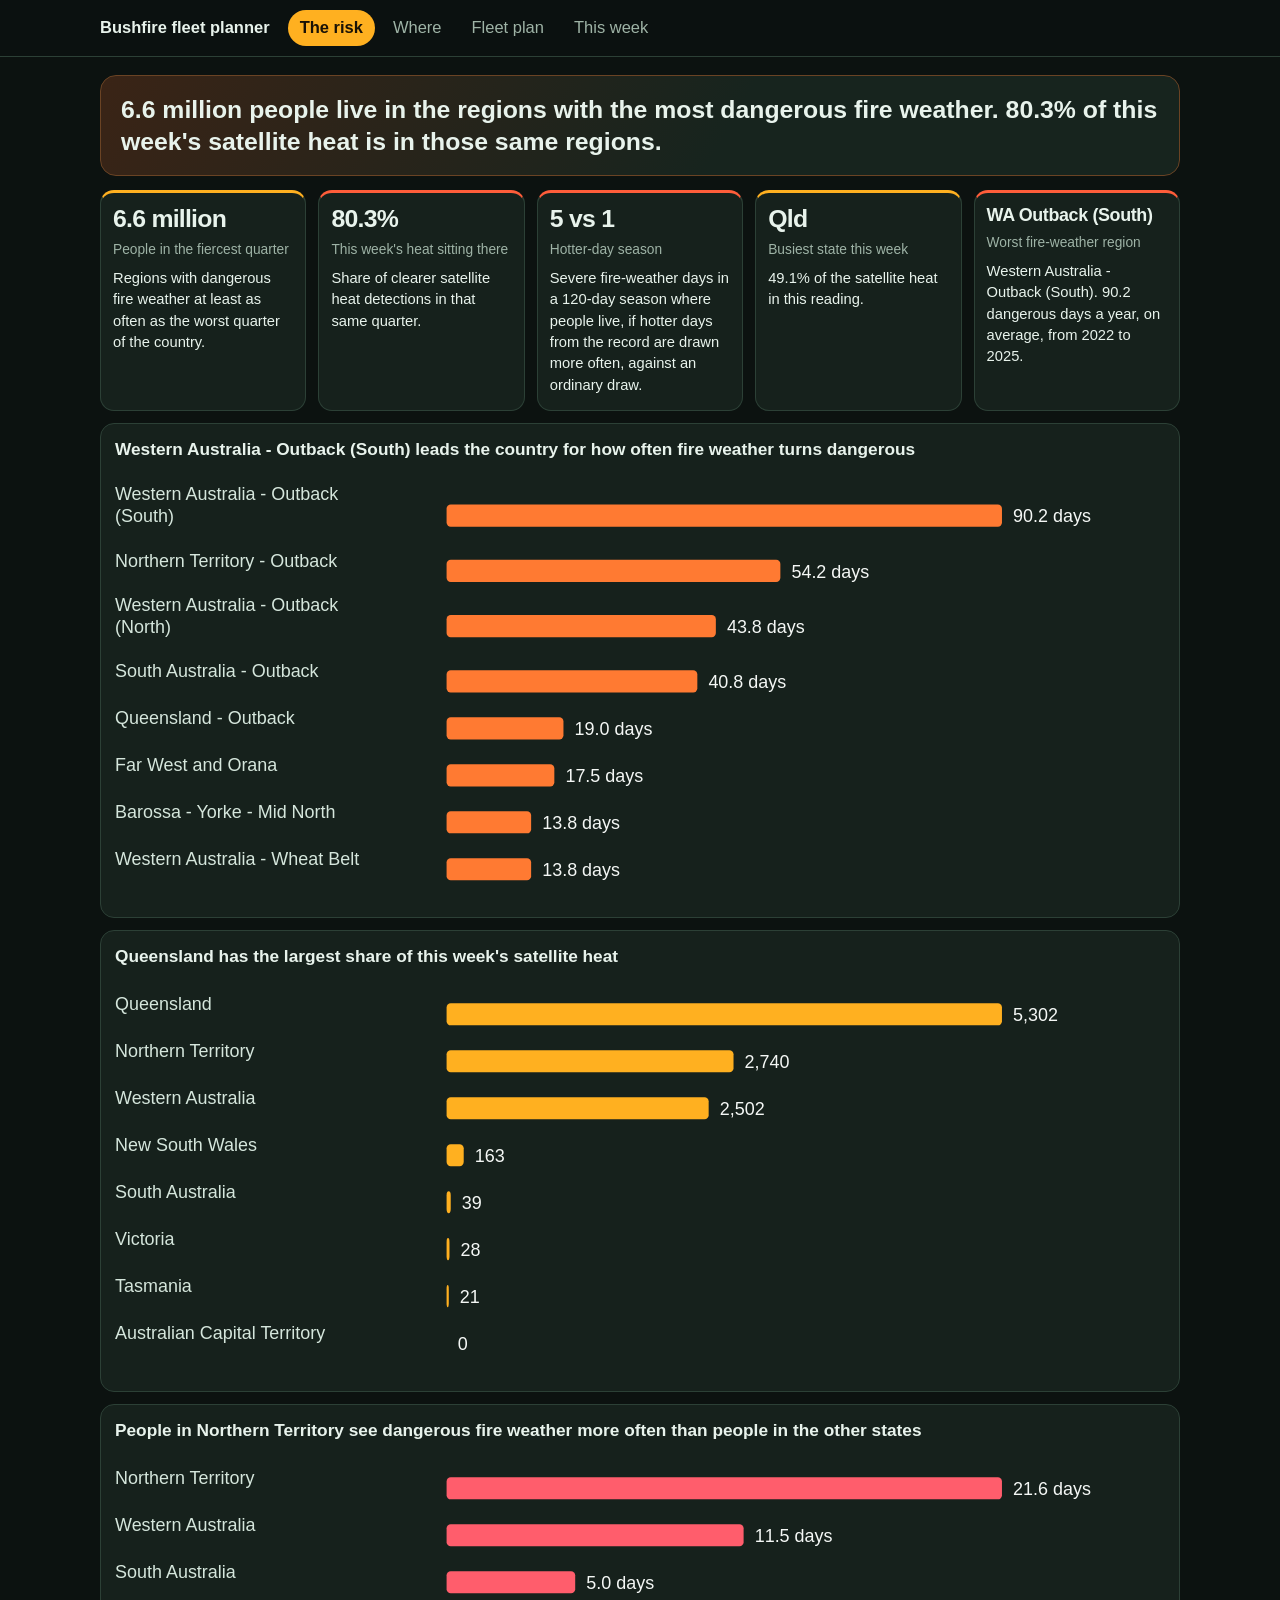
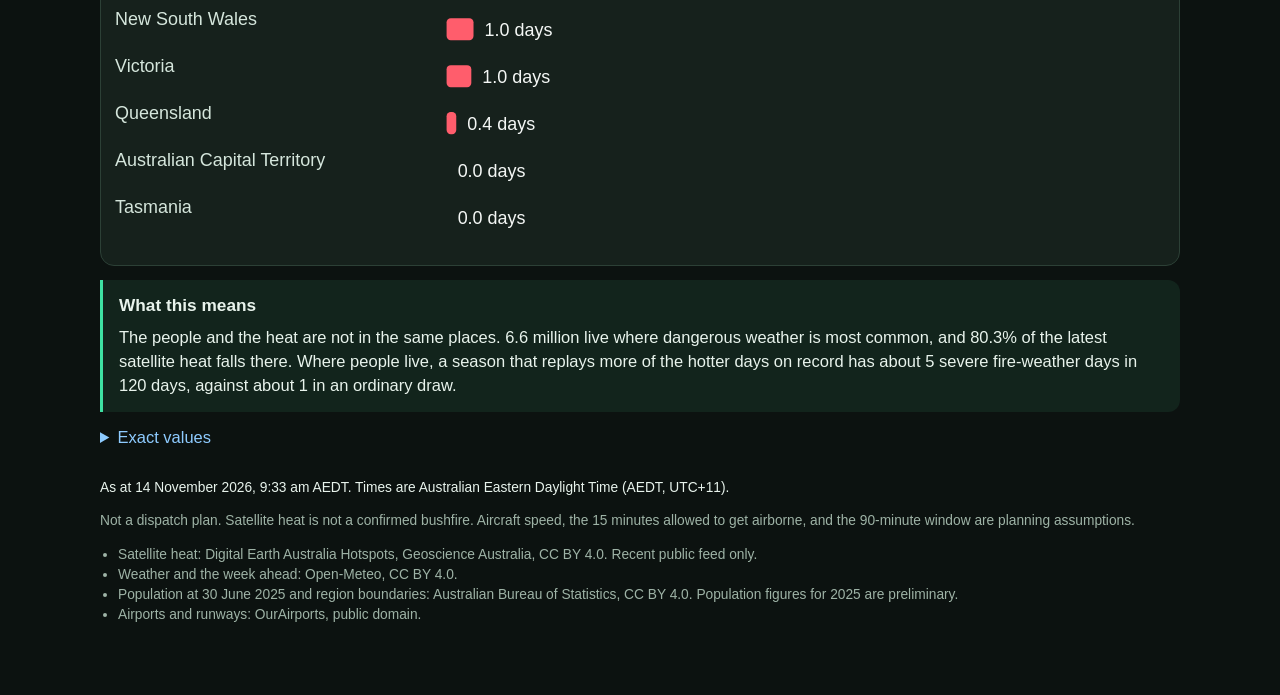
<file: site/index.html>
<!DOCTYPE html>
<html lang="en">
<head>
<meta charset="utf-8"/>
<meta name="viewport" content="width=device-width, initial-scale=1"/>
<title>The risk · Bushfire fleet planner</title>
<link rel="icon" href="data:image/svg+xml,%3Csvg%20xmlns%3D%27http%3A%2F%2Fwww.w3.org%2F2000%2Fsvg%27%20viewBox%3D%270%200%2032%2032%27%3E%3Cpath%20fill%3D%27%23ff5d3a%27%20d%3D%27M16.2%202c.6%205.4%206.4%207.6%207.6%2013.2%201%204.6-.4%209-5.2%2010.6-1.4.4-2.2-1.4-1.2-2.4%201.2-1.2%201.6-2.8.6-4.4-1.2-2-3.4-2.6-3.2-5.8%200%202.6-2.2%204.2-3.2%206.2-1.2%202.4-.2%205.2%202%206.2-4.6-.6-8.2-5-7-9.8%20C8.2%2011.2%2012.4%206.6%2016.2%202z%27%2F%3E%3Cpath%20fill%3D%27%23ffb020%27%20d%3D%27M16.4%2016.2c2%201.6%202.8%203.2%202%205.2-.8%202-2.8%203-4.4%202-1.4-.8-2-2.6-1-4%20.8-1.4%202.2-2.4%203.4-3.2z%27%2F%3E%3C%2Fsvg%3E" type="image/svg+xml"/>
<link rel="stylesheet" href="assets/style.css"/>
</head>
<body>
<header class="topbar">
  <div class="topbar-inner">
    <div class="brand">Bushfire fleet planner</div>
    <nav class="tabs"><a class="active" href="index.html">The risk</a><a href="where.html">Where</a><a href="fleet.html">Fleet plan</a><a href="week.html">This week</a></nav>
  </div>
</header>
<main class="wrap">
<section class="banner"><h1>6.6 million people live in the regions with the most dangerous fire weather. 80.3% of this week&#x27;s satellite heat is in those same regions.</h1></section><section class="kpis"><article class="kpi" style="--tone:#ffb020"><div class="value">6.6 million</div><div class="label">People in the fiercest quarter</div><p class="detail">Regions with dangerous fire weather at least as often as the worst quarter of the country.</p></article><article class="kpi" style="--tone:#ff5d3a"><div class="value">80.3%</div><div class="label">This week&#x27;s heat sitting there</div><p class="detail">Share of clearer satellite heat detections in that same quarter.</p></article><article class="kpi" style="--tone:#ff5d3a"><div class="value">5 vs 1</div><div class="label">Hotter-day season</div><p class="detail">Severe fire-weather days in a 120-day season where people live, if hotter days from the record are drawn more often, against an ordinary draw.</p></article><article class="kpi" style="--tone:#ffb020"><div class="value">Qld</div><div class="label">Busiest state this week</div><p class="detail">49.1% of the satellite heat in this reading.</p></article><article class="kpi" style="--tone:#ff5d3a"><div class="value value-long">WA Outback (South)</div><div class="label">Worst fire-weather region</div><p class="detail">Western Australia - Outback (South). 90.2 dangerous days a year, on average, from 2022 to 2025.</p></article></section><section class="chart-card"><h2>Western Australia - Outback (South) leads the country for how often fire weather turns dangerous</h2><svg viewBox="0 0 760 316" role="img" xmlns="http://www.w3.org/2000/svg"><title>90.2 days</title><rect x="240.0" y="25.0" width="402.0" height="16" rx="3" fill="#ff7a32"/><text x="0" y="22.0" fill="#d5e6dc" font-size="13" font-family="Segoe UI, Helvetica, Arial, sans-serif">Western Australia - Outback</text><text x="0" y="38.0" fill="#d5e6dc" font-size="13" font-family="Segoe UI, Helvetica, Arial, sans-serif">(South)</text><text x="650.0" y="38.0" fill="#f4f7f5" font-size="13" font-family="Segoe UI, Helvetica, Arial, sans-serif">90.2 days</text><rect x="240.0" y="65.0" width="241.6" height="16" rx="3" fill="#ff7a32"/><text x="0" y="70.0" fill="#d5e6dc" font-size="13" font-family="Segoe UI, Helvetica, Arial, sans-serif">Northern Territory - Outback</text><text x="489.6" y="78.0" fill="#f4f7f5" font-size="13" font-family="Segoe UI, Helvetica, Arial, sans-serif">54.2 days</text><rect x="240.0" y="105.0" width="194.9" height="16" rx="3" fill="#ff7a32"/><text x="0" y="102.0" fill="#d5e6dc" font-size="13" font-family="Segoe UI, Helvetica, Arial, sans-serif">Western Australia - Outback</text><text x="0" y="118.0" fill="#d5e6dc" font-size="13" font-family="Segoe UI, Helvetica, Arial, sans-serif">(North)</text><text x="442.9" y="118.0" fill="#f4f7f5" font-size="13" font-family="Segoe UI, Helvetica, Arial, sans-serif">43.8 days</text><rect x="240.0" y="145.0" width="181.5" height="16" rx="3" fill="#ff7a32"/><text x="0" y="150.0" fill="#d5e6dc" font-size="13" font-family="Segoe UI, Helvetica, Arial, sans-serif">South Australia - Outback</text><text x="429.5" y="158.0" fill="#f4f7f5" font-size="13" font-family="Segoe UI, Helvetica, Arial, sans-serif">40.8 days</text><rect x="240.0" y="179.0" width="84.6" height="16" rx="3" fill="#ff7a32"/><text x="0" y="184.0" fill="#d5e6dc" font-size="13" font-family="Segoe UI, Helvetica, Arial, sans-serif">Queensland - Outback</text><text x="332.6" y="192.0" fill="#f4f7f5" font-size="13" font-family="Segoe UI, Helvetica, Arial, sans-serif">19.0 days</text><rect x="240.0" y="213.0" width="78.0" height="16" rx="3" fill="#ff7a32"/><text x="0" y="218.0" fill="#d5e6dc" font-size="13" font-family="Segoe UI, Helvetica, Arial, sans-serif">Far West and Orana</text><text x="326.0" y="226.0" fill="#f4f7f5" font-size="13" font-family="Segoe UI, Helvetica, Arial, sans-serif">17.5 days</text><rect x="240.0" y="247.0" width="61.2" height="16" rx="3" fill="#ff7a32"/><text x="0" y="252.0" fill="#d5e6dc" font-size="13" font-family="Segoe UI, Helvetica, Arial, sans-serif">Barossa - Yorke - Mid North</text><text x="309.2" y="260.0" fill="#f4f7f5" font-size="13" font-family="Segoe UI, Helvetica, Arial, sans-serif">13.8 days</text><rect x="240.0" y="281.0" width="61.2" height="16" rx="3" fill="#ff7a32"/><text x="0" y="286.0" fill="#d5e6dc" font-size="13" font-family="Segoe UI, Helvetica, Arial, sans-serif">Western Australia - Wheat Belt</text><text x="309.2" y="294.0" fill="#f4f7f5" font-size="13" font-family="Segoe UI, Helvetica, Arial, sans-serif">13.8 days</text></svg></section><section class="chart-card"><h2>Queensland has the largest share of this week&#x27;s satellite heat</h2><svg viewBox="0 0 760 292" role="img" xmlns="http://www.w3.org/2000/svg"><title>5,302</title><rect x="240.0" y="19.0" width="402.0" height="16" rx="3" fill="#ffb020"/><text x="0" y="24.0" fill="#d5e6dc" font-size="13" font-family="Segoe UI, Helvetica, Arial, sans-serif">Queensland</text><text x="650.0" y="32.0" fill="#f4f7f5" font-size="13" font-family="Segoe UI, Helvetica, Arial, sans-serif">5,302</text><rect x="240.0" y="53.0" width="207.7" height="16" rx="3" fill="#ffb020"/><text x="0" y="58.0" fill="#d5e6dc" font-size="13" font-family="Segoe UI, Helvetica, Arial, sans-serif">Northern Territory</text><text x="455.7" y="66.0" fill="#f4f7f5" font-size="13" font-family="Segoe UI, Helvetica, Arial, sans-serif">2,740</text><rect x="240.0" y="87.0" width="189.7" height="16" rx="3" fill="#ffb020"/><text x="0" y="92.0" fill="#d5e6dc" font-size="13" font-family="Segoe UI, Helvetica, Arial, sans-serif">Western Australia</text><text x="437.7" y="100.0" fill="#f4f7f5" font-size="13" font-family="Segoe UI, Helvetica, Arial, sans-serif">2,502</text><rect x="240.0" y="121.0" width="12.4" height="16" rx="3" fill="#ffb020"/><text x="0" y="126.0" fill="#d5e6dc" font-size="13" font-family="Segoe UI, Helvetica, Arial, sans-serif">New South Wales</text><text x="260.4" y="134.0" fill="#f4f7f5" font-size="13" font-family="Segoe UI, Helvetica, Arial, sans-serif">163</text><rect x="240.0" y="155.0" width="3.0" height="16" rx="3" fill="#ffb020"/><text x="0" y="160.0" fill="#d5e6dc" font-size="13" font-family="Segoe UI, Helvetica, Arial, sans-serif">South Australia</text><text x="251.0" y="168.0" fill="#f4f7f5" font-size="13" font-family="Segoe UI, Helvetica, Arial, sans-serif">39</text><rect x="240.0" y="189.0" width="2.1" height="16" rx="3" fill="#ffb020"/><text x="0" y="194.0" fill="#d5e6dc" font-size="13" font-family="Segoe UI, Helvetica, Arial, sans-serif">Victoria</text><text x="250.1" y="202.0" fill="#f4f7f5" font-size="13" font-family="Segoe UI, Helvetica, Arial, sans-serif">28</text><rect x="240.0" y="223.0" width="1.6" height="16" rx="3" fill="#ffb020"/><text x="0" y="228.0" fill="#d5e6dc" font-size="13" font-family="Segoe UI, Helvetica, Arial, sans-serif">Tasmania</text><text x="249.6" y="236.0" fill="#f4f7f5" font-size="13" font-family="Segoe UI, Helvetica, Arial, sans-serif">21</text><rect x="240.0" y="257.0" width="0.0" height="16" rx="3" fill="#ffb020"/><text x="0" y="262.0" fill="#d5e6dc" font-size="13" font-family="Segoe UI, Helvetica, Arial, sans-serif">Australian Capital Territory</text><text x="248.0" y="270.0" fill="#f4f7f5" font-size="13" font-family="Segoe UI, Helvetica, Arial, sans-serif">0</text></svg></section><section class="chart-card"><h2>People in Northern Territory see dangerous fire weather more often than people in the other states</h2><svg viewBox="0 0 760 292" role="img" xmlns="http://www.w3.org/2000/svg"><title>21.6 days</title><rect x="240.0" y="19.0" width="402.0" height="16" rx="3" fill="#ff5d6c"/><text x="0" y="24.0" fill="#d5e6dc" font-size="13" font-family="Segoe UI, Helvetica, Arial, sans-serif">Northern Territory</text><text x="650.0" y="32.0" fill="#f4f7f5" font-size="13" font-family="Segoe UI, Helvetica, Arial, sans-serif">21.6 days</text><rect x="240.0" y="53.0" width="215.0" height="16" rx="3" fill="#ff5d6c"/><text x="0" y="58.0" fill="#d5e6dc" font-size="13" font-family="Segoe UI, Helvetica, Arial, sans-serif">Western Australia</text><text x="463.0" y="66.0" fill="#f4f7f5" font-size="13" font-family="Segoe UI, Helvetica, Arial, sans-serif">11.5 days</text><rect x="240.0" y="87.0" width="93.1" height="16" rx="3" fill="#ff5d6c"/><text x="0" y="92.0" fill="#d5e6dc" font-size="13" font-family="Segoe UI, Helvetica, Arial, sans-serif">South Australia</text><text x="341.1" y="100.0" fill="#f4f7f5" font-size="13" font-family="Segoe UI, Helvetica, Arial, sans-serif">5.0 days</text><rect x="240.0" y="121.0" width="19.5" height="16" rx="3" fill="#ff5d6c"/><text x="0" y="126.0" fill="#d5e6dc" font-size="13" font-family="Segoe UI, Helvetica, Arial, sans-serif">New South Wales</text><text x="267.5" y="134.0" fill="#f4f7f5" font-size="13" font-family="Segoe UI, Helvetica, Arial, sans-serif">1.0 days</text><rect x="240.0" y="155.0" width="17.9" height="16" rx="3" fill="#ff5d6c"/><text x="0" y="160.0" fill="#d5e6dc" font-size="13" font-family="Segoe UI, Helvetica, Arial, sans-serif">Victoria</text><text x="265.9" y="168.0" fill="#f4f7f5" font-size="13" font-family="Segoe UI, Helvetica, Arial, sans-serif">1.0 days</text><rect x="240.0" y="189.0" width="7.0" height="16" rx="3" fill="#ff5d6c"/><text x="0" y="194.0" fill="#d5e6dc" font-size="13" font-family="Segoe UI, Helvetica, Arial, sans-serif">Queensland</text><text x="255.0" y="202.0" fill="#f4f7f5" font-size="13" font-family="Segoe UI, Helvetica, Arial, sans-serif">0.4 days</text><rect x="240.0" y="223.0" width="0.0" height="16" rx="3" fill="#ff5d6c"/><text x="0" y="228.0" fill="#d5e6dc" font-size="13" font-family="Segoe UI, Helvetica, Arial, sans-serif">Australian Capital Territory</text><text x="248.0" y="236.0" fill="#f4f7f5" font-size="13" font-family="Segoe UI, Helvetica, Arial, sans-serif">0.0 days</text><rect x="240.0" y="257.0" width="0.0" height="16" rx="3" fill="#ff5d6c"/><text x="0" y="262.0" fill="#d5e6dc" font-size="13" font-family="Segoe UI, Helvetica, Arial, sans-serif">Tasmania</text><text x="248.0" y="270.0" fill="#f4f7f5" font-size="13" font-family="Segoe UI, Helvetica, Arial, sans-serif">0.0 days</text></svg></section><section class="meaning"><h2>What this means</h2><p>The people and the heat are not in the same places. 6.6 million live where dangerous weather is most common, and 80.3% of the latest satellite heat falls there. Where people live, a season that replays more of the hotter days on record has about 5 severe fire-weather days in 120 days, against about 1 in an ordinary draw.</p></section><details class="exact"><summary>Exact values</summary><h3>Share of the country within flying time</h3><table><thead><tr><th>Window</th><th>People, recommended</th><th>People, biggest cities</th><th>Heat, recommended</th><th>Heat, biggest cities</th><th>Dangerous weather, recommended</th><th>Dangerous weather, biggest cities</th></tr></thead><tbody><tr><td>90 minutes</td><td>93.0%</td><td>93.5%</td><td>96.6%</td><td>9.5%</td><td>87.3%</td><td>32.7%</td></tr><tr><td>60 minutes</td><td>34.0%</td><td>90.0%</td><td>1.5%</td><td>3.8%</td><td>34.1%</td><td>29.8%</td></tr></tbody></table><h3>Dangerous-weather days a year</h3><table><thead><tr><th>Region</th><th>State</th><th>People</th><th>Heat detections</th><th>Dangerous-weather days a year</th></tr></thead><tbody><tr><td>Western Australia - Outback (South)</td><td>WA</td><td>128,306</td><td>25</td><td>90.25</td></tr><tr><td>Northern Territory - Outback</td><td>NT</td><td>105,272</td><td>2,734</td><td>54.25</td></tr><tr><td>Western Australia - Outback (North)</td><td>WA</td><td>102,732</td><td>2,335</td><td>43.75</td></tr><tr><td>South Australia - Outback</td><td>SA</td><td>85,925</td><td>23</td><td>40.75</td></tr><tr><td>Queensland - Outback</td><td>Qld</td><td>82,563</td><td>3,394</td><td>19.00</td></tr><tr><td>Far West and Orana</td><td>NSW</td><td>118,372</td><td>25</td><td>17.50</td></tr><tr><td>Barossa - Yorke - Mid North</td><td>SA</td><td>120,651</td><td>0</td><td>13.75</td></tr><tr><td>Western Australia - Wheat Belt</td><td>WA</td><td>149,617</td><td>69</td><td>13.75</td></tr></tbody></table></details>

<footer class="sources">
  <p class="clock">As at 14 November 2026, 9:33 am AEDT. Times are Australian Eastern Daylight Time (AEDT, UTC+11).</p>
  <p>Not a dispatch plan. Satellite heat is not a confirmed bushfire. Aircraft speed, the 15 minutes allowed to get airborne, and the 90-minute window are planning assumptions.</p>
  <ul>
    <li>Satellite heat: Digital Earth Australia Hotspots, Geoscience Australia, CC BY 4.0. Recent public feed only.</li>
    <li>Weather and the week ahead: Open-Meteo, CC BY 4.0.</li>
    <li>Population at 30 June 2025 and region boundaries: Australian Bureau of Statistics, CC BY 4.0. Population figures for 2025 are preliminary.</li>
    <li>Airports and runways: OurAirports, public domain.</li>
  </ul>
</footer>

</main>
<script src="assets/app.js"></script>
</body>
</html>
</file>
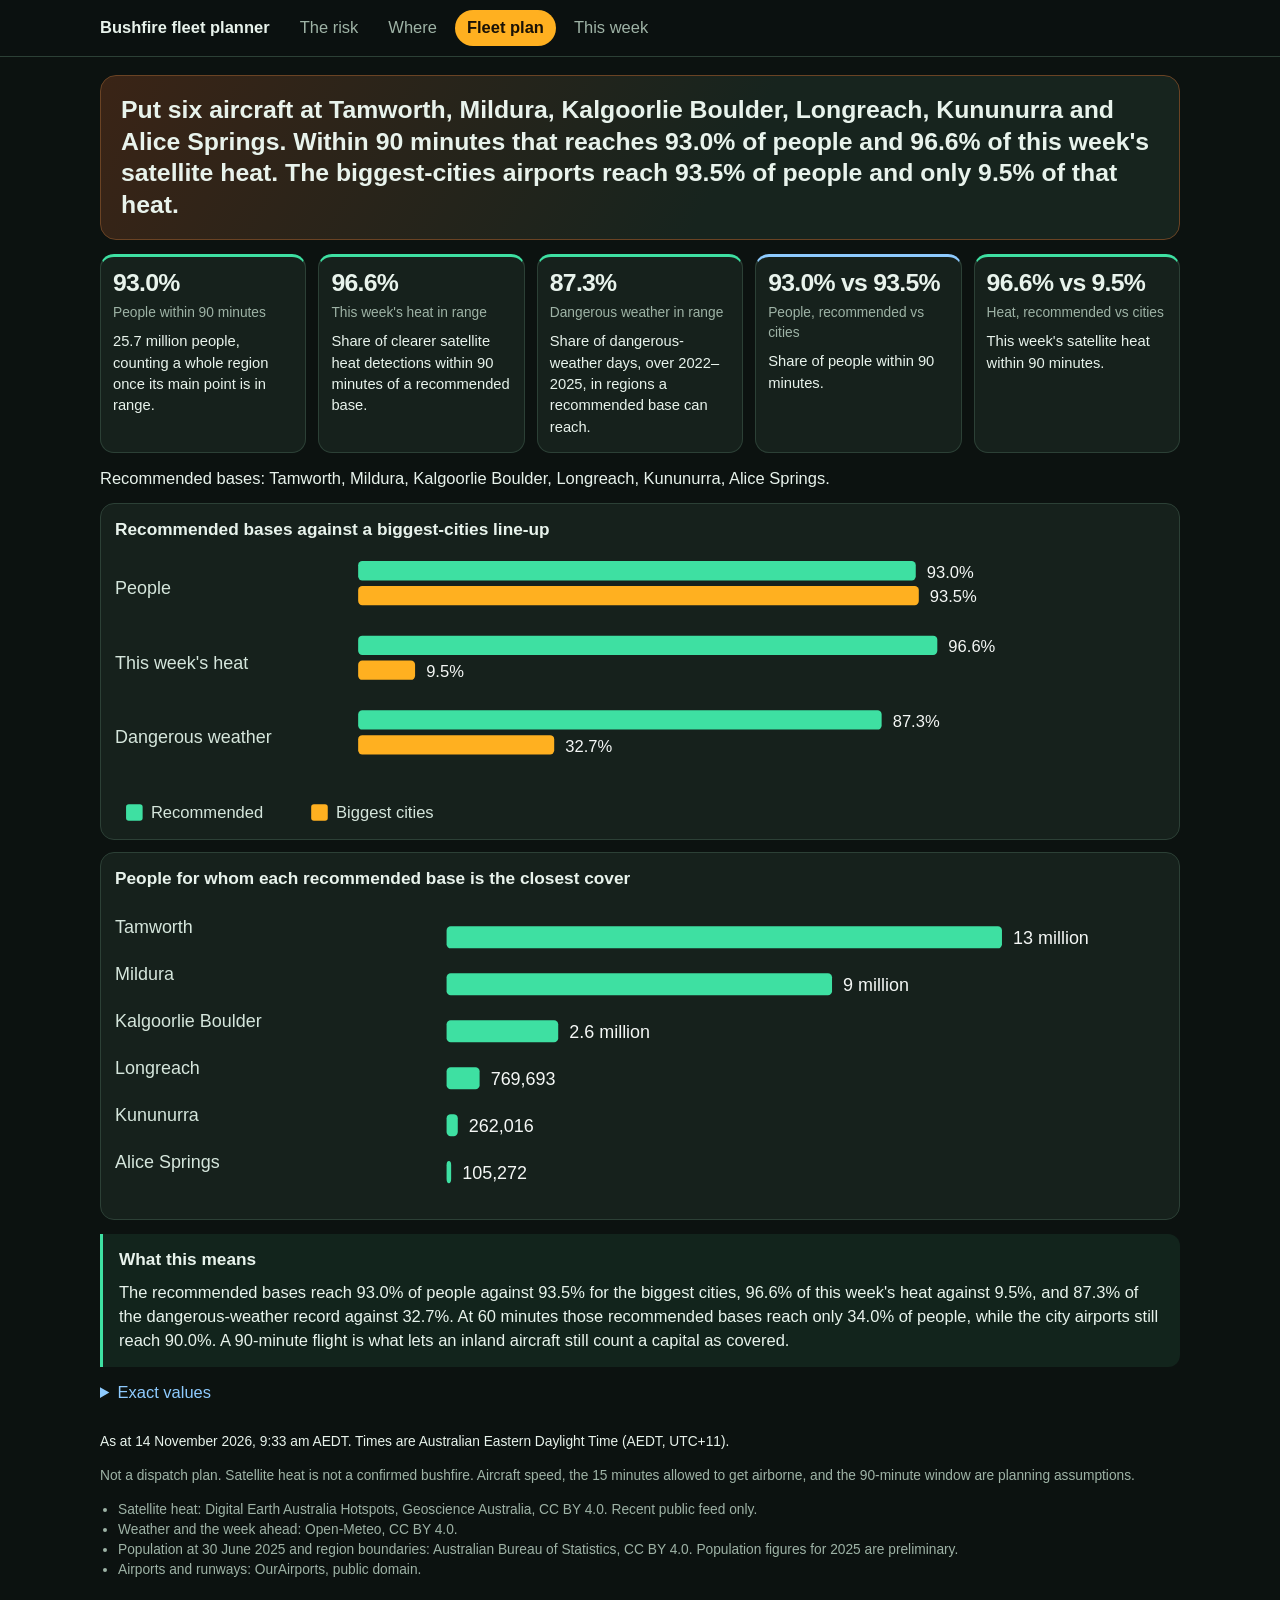
<file: site/fleet.html>
<!DOCTYPE html>
<html lang="en">
<head>
<meta charset="utf-8"/>
<meta name="viewport" content="width=device-width, initial-scale=1"/>
<title>Fleet plan · Bushfire fleet planner</title>
<link rel="icon" href="data:image/svg+xml,%3Csvg%20xmlns%3D%27http%3A%2F%2Fwww.w3.org%2F2000%2Fsvg%27%20viewBox%3D%270%200%2032%2032%27%3E%3Cpath%20fill%3D%27%23ff5d3a%27%20d%3D%27M16.2%202c.6%205.4%206.4%207.6%207.6%2013.2%201%204.6-.4%209-5.2%2010.6-1.4.4-2.2-1.4-1.2-2.4%201.2-1.2%201.6-2.8.6-4.4-1.2-2-3.4-2.6-3.2-5.8%200%202.6-2.2%204.2-3.2%206.2-1.2%202.4-.2%205.2%202%206.2-4.6-.6-8.2-5-7-9.8%20C8.2%2011.2%2012.4%206.6%2016.2%202z%27%2F%3E%3Cpath%20fill%3D%27%23ffb020%27%20d%3D%27M16.4%2016.2c2%201.6%202.8%203.2%202%205.2-.8%202-2.8%203-4.4%202-1.4-.8-2-2.6-1-4%20.8-1.4%202.2-2.4%203.4-3.2z%27%2F%3E%3C%2Fsvg%3E" type="image/svg+xml"/>
<link rel="stylesheet" href="assets/style.css"/>
</head>
<body>
<header class="topbar">
  <div class="topbar-inner">
    <div class="brand">Bushfire fleet planner</div>
    <nav class="tabs"><a href="index.html">The risk</a><a href="where.html">Where</a><a class="active" href="fleet.html">Fleet plan</a><a href="week.html">This week</a></nav>
  </div>
</header>
<main class="wrap">
<section class="banner"><h1>Put six aircraft at Tamworth, Mildura, Kalgoorlie Boulder, Longreach, Kununurra and Alice Springs. Within 90 minutes that reaches 93.0% of people and 96.6% of this week&#x27;s satellite heat. The biggest-cities airports reach 93.5% of people and only 9.5% of that heat.</h1></section><section class="kpis"><article class="kpi" style="--tone:#3ee0a2"><div class="value">93.0%</div><div class="label">People within 90 minutes</div><p class="detail">25.7 million people, counting a whole region once its main point is in range.</p></article><article class="kpi" style="--tone:#3ee0a2"><div class="value">96.6%</div><div class="label">This week&#x27;s heat in range</div><p class="detail">Share of clearer satellite heat detections within 90 minutes of a recommended base.</p></article><article class="kpi" style="--tone:#3ee0a2"><div class="value">87.3%</div><div class="label">Dangerous weather in range</div><p class="detail">Share of dangerous-weather days, over 2022–2025, in regions a recommended base can reach.</p></article><article class="kpi" style="--tone:#8ecbff"><div class="value">93.0% vs 93.5%</div><div class="label">People, recommended vs cities</div><p class="detail">Share of people within 90 minutes.</p></article><article class="kpi" style="--tone:#3ee0a2"><div class="value">96.6% vs 9.5%</div><div class="label">Heat, recommended vs cities</div><p class="detail">This week&#x27;s satellite heat within 90 minutes.</p></article></section><p class="lede">Recommended bases: Tamworth, Mildura, Kalgoorlie Boulder, Longreach, Kununurra, Alice Springs.</p><section class="chart-card"><h2>Recommended bases against a biggest-cities line-up</h2><svg viewBox="0 0 760 202" role="img" xmlns="http://www.w3.org/2000/svg"><text x="0" y="32.0" fill="#d5e6dc" font-size="13" font-family="Segoe UI, Helvetica, Arial, sans-serif">People</text><rect x="176.0" y="8.0" width="403.6" height="14" rx="3" fill="#3ee0a2"/><text x="587.6" y="20.0" fill="#f4f7f5" font-size="12" font-family="Segoe UI, Helvetica, Arial, sans-serif">93.0%</text><rect x="176.0" y="26.0" width="405.8" height="14" rx="3" fill="#ffb020"/><text x="589.8" y="38.0" fill="#f4f7f5" font-size="12" font-family="Segoe UI, Helvetica, Arial, sans-serif">93.5%</text><text x="0" y="86.0" fill="#d5e6dc" font-size="13" font-family="Segoe UI, Helvetica, Arial, sans-serif">This week&#x27;s heat</text><rect x="176.0" y="62.0" width="419.2" height="14" rx="3" fill="#3ee0a2"/><text x="603.2" y="74.0" fill="#f4f7f5" font-size="12" font-family="Segoe UI, Helvetica, Arial, sans-serif">96.6%</text><rect x="176.0" y="80.0" width="41.2" height="14" rx="3" fill="#ffb020"/><text x="225.2" y="92.0" fill="#f4f7f5" font-size="12" font-family="Segoe UI, Helvetica, Arial, sans-serif">9.5%</text><text x="0" y="140.0" fill="#d5e6dc" font-size="13" font-family="Segoe UI, Helvetica, Arial, sans-serif">Dangerous weather</text><rect x="176.0" y="116.0" width="378.9" height="14" rx="3" fill="#3ee0a2"/><text x="562.9" y="128.0" fill="#f4f7f5" font-size="12" font-family="Segoe UI, Helvetica, Arial, sans-serif">87.3%</text><rect x="176.0" y="134.0" width="141.9" height="14" rx="3" fill="#ffb020"/><text x="325.9" y="146.0" fill="#f4f7f5" font-size="12" font-family="Segoe UI, Helvetica, Arial, sans-serif">32.7%</text><rect x="8" y="184" width="12" height="12" rx="2" fill="#3ee0a2"/><text x="26" y="194" fill="#d5e6dc" font-size="12" font-family="Segoe UI, Helvetica, Arial, sans-serif">Recommended</text><rect x="142" y="184" width="12" height="12" rx="2" fill="#ffb020"/><text x="160" y="194" fill="#d5e6dc" font-size="12" font-family="Segoe UI, Helvetica, Arial, sans-serif">Biggest cities</text></svg></section><section class="chart-card"><h2>People for whom each recommended base is the closest cover</h2><svg viewBox="0 0 760 224" role="img" xmlns="http://www.w3.org/2000/svg"><title>13 million</title><rect x="240.0" y="19.0" width="402.0" height="16" rx="3" fill="#3ee0a2"/><text x="0" y="24.0" fill="#d5e6dc" font-size="13" font-family="Segoe UI, Helvetica, Arial, sans-serif">Tamworth</text><text x="650.0" y="32.0" fill="#f4f7f5" font-size="13" font-family="Segoe UI, Helvetica, Arial, sans-serif">13 million</text><rect x="240.0" y="53.0" width="279.0" height="16" rx="3" fill="#3ee0a2"/><text x="0" y="58.0" fill="#d5e6dc" font-size="13" font-family="Segoe UI, Helvetica, Arial, sans-serif">Mildura</text><text x="527.0" y="66.0" fill="#f4f7f5" font-size="13" font-family="Segoe UI, Helvetica, Arial, sans-serif">9 million</text><rect x="240.0" y="87.0" width="80.8" height="16" rx="3" fill="#3ee0a2"/><text x="0" y="92.0" fill="#d5e6dc" font-size="13" font-family="Segoe UI, Helvetica, Arial, sans-serif">Kalgoorlie Boulder</text><text x="328.8" y="100.0" fill="#f4f7f5" font-size="13" font-family="Segoe UI, Helvetica, Arial, sans-serif">2.6 million</text><rect x="240.0" y="121.0" width="23.9" height="16" rx="3" fill="#3ee0a2"/><text x="0" y="126.0" fill="#d5e6dc" font-size="13" font-family="Segoe UI, Helvetica, Arial, sans-serif">Longreach</text><text x="271.9" y="134.0" fill="#f4f7f5" font-size="13" font-family="Segoe UI, Helvetica, Arial, sans-serif">769,693</text><rect x="240.0" y="155.0" width="8.1" height="16" rx="3" fill="#3ee0a2"/><text x="0" y="160.0" fill="#d5e6dc" font-size="13" font-family="Segoe UI, Helvetica, Arial, sans-serif">Kununurra</text><text x="256.1" y="168.0" fill="#f4f7f5" font-size="13" font-family="Segoe UI, Helvetica, Arial, sans-serif">262,016</text><rect x="240.0" y="189.0" width="3.3" height="16" rx="3" fill="#3ee0a2"/><text x="0" y="194.0" fill="#d5e6dc" font-size="13" font-family="Segoe UI, Helvetica, Arial, sans-serif">Alice Springs</text><text x="251.3" y="202.0" fill="#f4f7f5" font-size="13" font-family="Segoe UI, Helvetica, Arial, sans-serif">105,272</text></svg></section><section class="meaning"><h2>What this means</h2><p>The recommended bases reach 93.0% of people against 93.5% for the biggest cities, 96.6% of this week&#x27;s heat against 9.5%, and 87.3% of the dangerous-weather record against 32.7%. At 60 minutes those recommended bases reach only 34.0% of people, while the city airports still reach 90.0%. A 90-minute flight is what lets an inland aircraft still count a capital as covered.</p></section><details class="exact"><summary>Exact values</summary><h3>Share of the country within flying time</h3><table><thead><tr><th>Window</th><th>People, recommended</th><th>People, biggest cities</th><th>Heat, recommended</th><th>Heat, biggest cities</th><th>Dangerous weather, recommended</th><th>Dangerous weather, biggest cities</th></tr></thead><tbody><tr><td>90 minutes</td><td>93.0%</td><td>93.5%</td><td>96.6%</td><td>9.5%</td><td>87.3%</td><td>32.7%</td></tr><tr><td>60 minutes</td><td>34.0%</td><td>90.0%</td><td>1.5%</td><td>3.8%</td><td>34.1%</td><td>29.8%</td></tr></tbody></table><h3>Bases</h3><table><thead><tr><th>Place</th><th>Airport</th><th>People it is closest for</th><th>Heat it is closest for</th><th>Role</th></tr></thead><tbody><tr><td>Alice Springs</td><td>Alice Springs Airport</td><td>105,272</td><td>2,734</td><td>Recommended</td></tr><tr><td>Brisbane</td><td>Brisbane International Airport</td><td>0</td><td>0</td><td>Biggest-cities line-up only</td></tr><tr><td>Longreach</td><td>Longreach Airport</td><td>769,693</td><td>4,863</td><td>Recommended</td></tr><tr><td>Mildura</td><td>Mildura Airport</td><td>9 million</td><td>99</td><td>Recommended</td></tr><tr><td>Melbourne</td><td>Melbourne Airport</td><td>0</td><td>0</td><td>Biggest-cities line-up only</td></tr><tr><td>Adelaide</td><td>Adelaide International Airport</td><td>0</td><td>0</td><td>Biggest-cities line-up only</td></tr><tr><td>Kalgoorlie Boulder</td><td>Kalgoorlie Boulder Airport</td><td>2.6 million</td><td>101</td><td>Recommended</td></tr><tr><td>Kununurra</td><td>East Kimberley Regional (Kununurra) Airport</td><td>262,016</td><td>2,341</td><td>Recommended</td></tr><tr><td>Perth</td><td>Perth International Airport</td><td>0</td><td>0</td><td>Biggest-cities line-up only</td></tr><tr><td>Sydney</td><td>Sydney Kingsford Smith International Airport</td><td>0</td><td>0</td><td>Biggest-cities line-up only</td></tr><tr><td>Tamworth</td><td>Tamworth Airport</td><td>13 million</td><td>295</td><td>Recommended</td></tr><tr><td>Newcastle</td><td>Newcastle Airport</td><td>0</td><td>0</td><td>Biggest-cities line-up only</td></tr></tbody></table><h3>Planning assumptions</h3><table><tbody><tr><td>Aircraft</td><td>6 large air tankers</td></tr><tr><td>Cruise speed</td><td>450 km/h</td></tr><tr><td>Time to get airborne</td><td>15 minutes</td></tr><tr><td>Counted as covered</td><td>The region&#x27;s official location point is within 90 minutes</td></tr><tr><td>Candidate bases</td><td>Australian airports with a paved runway of at least 1,800 m and scheduled service, plus long-runway RAAF and naval fields on the public list</td></tr><tr><td>Biggest-cities line-up</td><td>The main airport, by runway length, in each of the six city areas with the most people living within 100 km</td></tr><tr><td>People</td><td>ABS estimated residents at 30 June 2025</td></tr><tr><td>Dangerous weather</td><td>Days from 2022 to 2025 when the fire-weather score reached the severe band</td></tr><tr><td>This week&#x27;s heat</td><td>Clearer satellite detections, one count per small patch per day</td></tr><tr><td>Hotter-day picture</td><td>The same historical days, drawn more often when they were hotter</td></tr></tbody></table></details>

<footer class="sources">
  <p class="clock">As at 14 November 2026, 9:33 am AEDT. Times are Australian Eastern Daylight Time (AEDT, UTC+11).</p>
  <p>Not a dispatch plan. Satellite heat is not a confirmed bushfire. Aircraft speed, the 15 minutes allowed to get airborne, and the 90-minute window are planning assumptions.</p>
  <ul>
    <li>Satellite heat: Digital Earth Australia Hotspots, Geoscience Australia, CC BY 4.0. Recent public feed only.</li>
    <li>Weather and the week ahead: Open-Meteo, CC BY 4.0.</li>
    <li>Population at 30 June 2025 and region boundaries: Australian Bureau of Statistics, CC BY 4.0. Population figures for 2025 are preliminary.</li>
    <li>Airports and runways: OurAirports, public domain.</li>
  </ul>
</footer>

</main>
<script src="assets/app.js"></script>
</body>
</html>
</file>
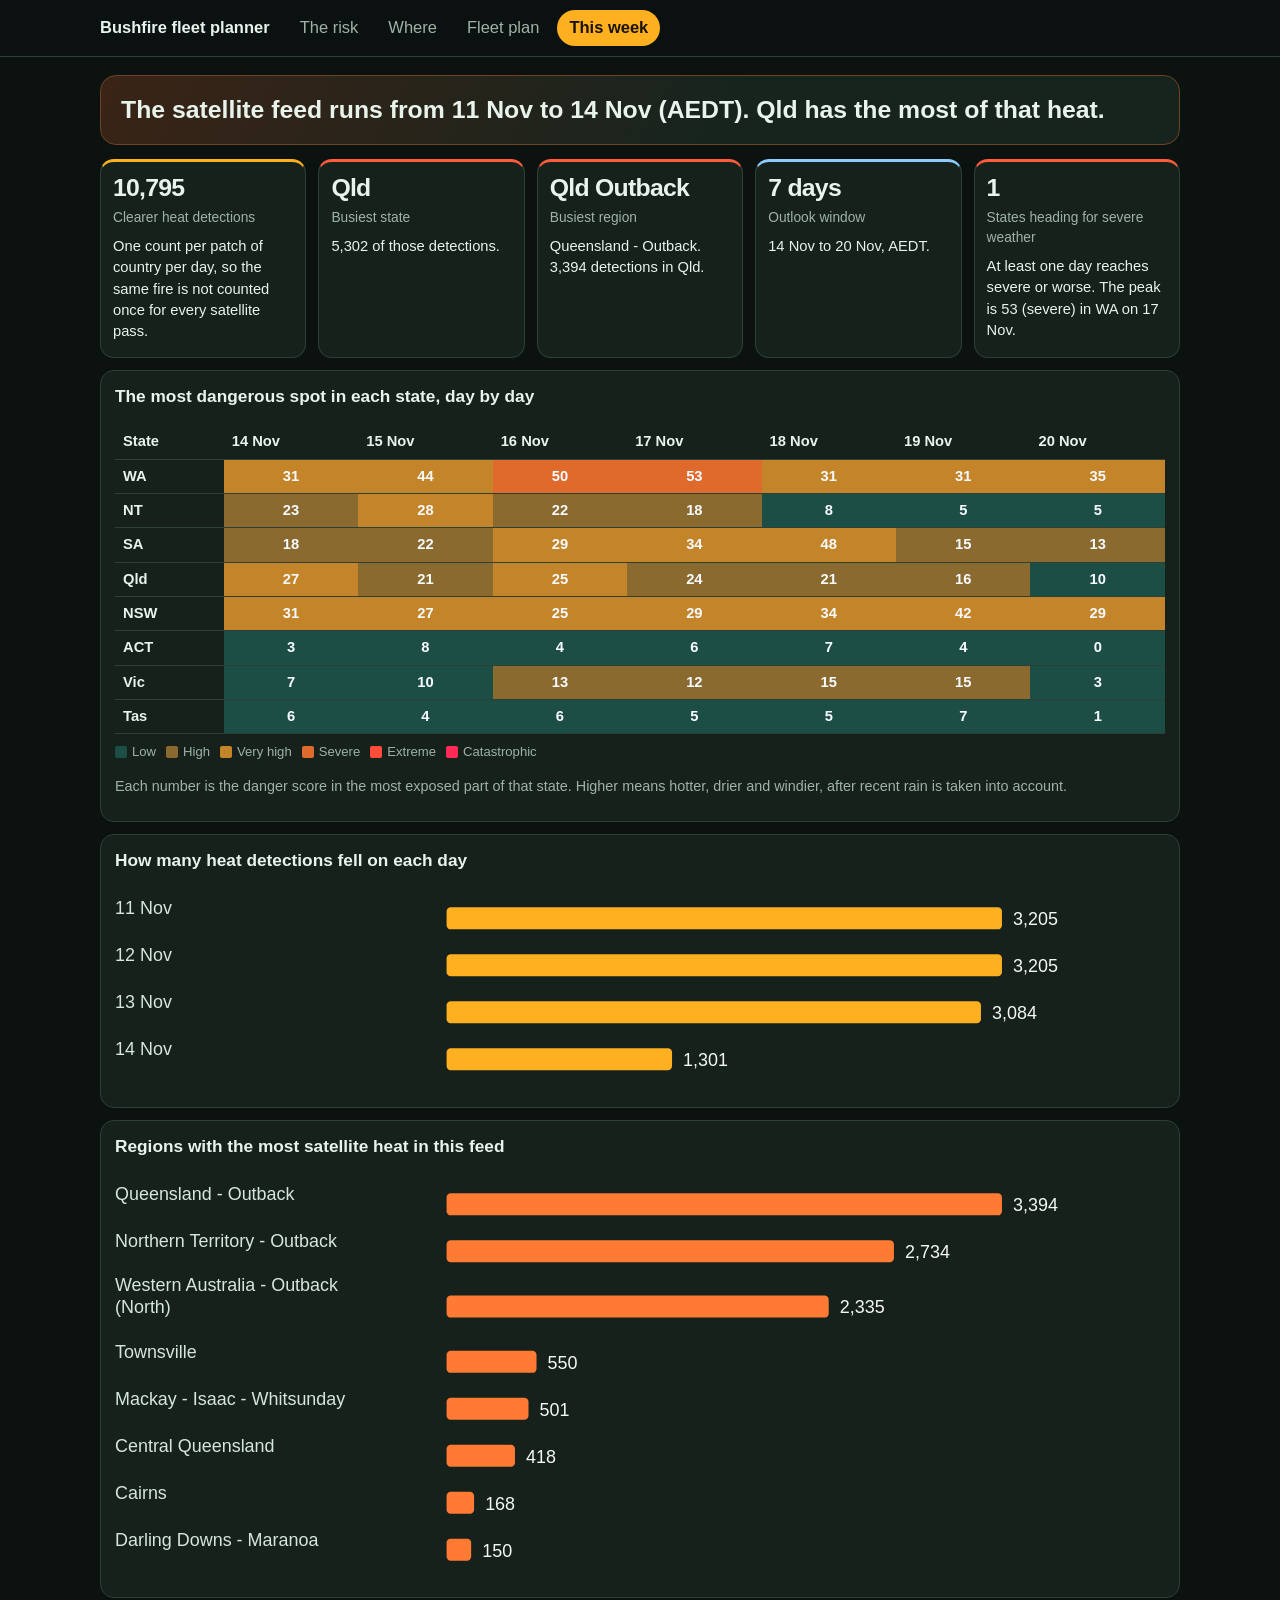
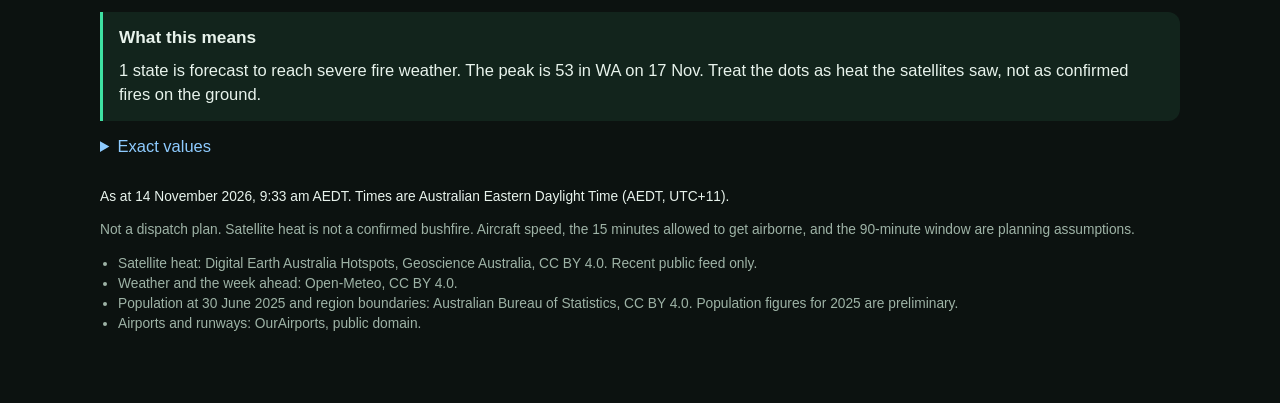
<file: site/week.html>
<!DOCTYPE html>
<html lang="en">
<head>
<meta charset="utf-8"/>
<meta name="viewport" content="width=device-width, initial-scale=1"/>
<title>This week · Bushfire fleet planner</title>
<link rel="icon" href="data:image/svg+xml,%3Csvg%20xmlns%3D%27http%3A%2F%2Fwww.w3.org%2F2000%2Fsvg%27%20viewBox%3D%270%200%2032%2032%27%3E%3Cpath%20fill%3D%27%23ff5d3a%27%20d%3D%27M16.2%202c.6%205.4%206.4%207.6%207.6%2013.2%201%204.6-.4%209-5.2%2010.6-1.4.4-2.2-1.4-1.2-2.4%201.2-1.2%201.6-2.8.6-4.4-1.2-2-3.4-2.6-3.2-5.8%200%202.6-2.2%204.2-3.2%206.2-1.2%202.4-.2%205.2%202%206.2-4.6-.6-8.2-5-7-9.8%20C8.2%2011.2%2012.4%206.6%2016.2%202z%27%2F%3E%3Cpath%20fill%3D%27%23ffb020%27%20d%3D%27M16.4%2016.2c2%201.6%202.8%203.2%202%205.2-.8%202-2.8%203-4.4%202-1.4-.8-2-2.6-1-4%20.8-1.4%202.2-2.4%203.4-3.2z%27%2F%3E%3C%2Fsvg%3E" type="image/svg+xml"/>
<link rel="stylesheet" href="assets/style.css"/>
</head>
<body>
<header class="topbar">
  <div class="topbar-inner">
    <div class="brand">Bushfire fleet planner</div>
    <nav class="tabs"><a href="index.html">The risk</a><a href="where.html">Where</a><a href="fleet.html">Fleet plan</a><a class="active" href="week.html">This week</a></nav>
  </div>
</header>
<main class="wrap">
<section class="banner"><h1>The satellite feed runs from 11 Nov to 14 Nov (AEDT). Qld has the most of that heat.</h1></section><section class="kpis"><article class="kpi" style="--tone:#ffb020"><div class="value">10,795</div><div class="label">Clearer heat detections</div><p class="detail">One count per patch of country per day, so the same fire is not counted once for every satellite pass.</p></article><article class="kpi" style="--tone:#ff5d3a"><div class="value">Qld</div><div class="label">Busiest state</div><p class="detail">5,302 of those detections.</p></article><article class="kpi" style="--tone:#ff5d3a"><div class="value">Qld Outback</div><div class="label">Busiest region</div><p class="detail">Queensland - Outback. 3,394 detections in Qld.</p></article><article class="kpi" style="--tone:#8ecbff"><div class="value">7 days</div><div class="label">Outlook window</div><p class="detail">14 Nov to 20 Nov, AEDT.</p></article><article class="kpi" style="--tone:#ff5d3a"><div class="value">1</div><div class="label">States heading for severe weather</div><p class="detail">At least one day reaches severe or worse. The peak is 53 (severe) in WA on 17 Nov.</p></article></section><section class="chart-card"><h2>The most dangerous spot in each state, day by day</h2><div class="heat-wrap"><table class="heat"><tr><th>State</th><th>14 Nov</th><th>15 Nov</th><th>16 Nov</th><th>17 Nov</th><th>18 Nov</th><th>19 Nov</th><th>20 Nov</th></tr><tr><th>WA</th><td style="background:#c4842a" title="Very high">31</td><td style="background:#c4842a" title="Very high">44</td><td style="background:#e06a2c" title="Severe">50</td><td style="background:#e06a2c" title="Severe">53</td><td style="background:#c4842a" title="Very high">31</td><td style="background:#c4842a" title="Very high">31</td><td style="background:#c4842a" title="Very high">35</td></tr><tr><th>NT</th><td style="background:#8a6a2f" title="High">23</td><td style="background:#c4842a" title="Very high">28</td><td style="background:#8a6a2f" title="High">22</td><td style="background:#8a6a2f" title="High">18</td><td style="background:#1d4e45" title="Low">8</td><td style="background:#1d4e45" title="Low">5</td><td style="background:#1d4e45" title="Low">5</td></tr><tr><th>SA</th><td style="background:#8a6a2f" title="High">18</td><td style="background:#8a6a2f" title="High">22</td><td style="background:#c4842a" title="Very high">29</td><td style="background:#c4842a" title="Very high">34</td><td style="background:#c4842a" title="Very high">48</td><td style="background:#8a6a2f" title="High">15</td><td style="background:#8a6a2f" title="High">13</td></tr><tr><th>Qld</th><td style="background:#c4842a" title="Very high">27</td><td style="background:#8a6a2f" title="High">21</td><td style="background:#c4842a" title="Very high">25</td><td style="background:#8a6a2f" title="High">24</td><td style="background:#8a6a2f" title="High">21</td><td style="background:#8a6a2f" title="High">16</td><td style="background:#1d4e45" title="Low">10</td></tr><tr><th>NSW</th><td style="background:#c4842a" title="Very high">31</td><td style="background:#c4842a" title="Very high">27</td><td style="background:#c4842a" title="Very high">25</td><td style="background:#c4842a" title="Very high">29</td><td style="background:#c4842a" title="Very high">34</td><td style="background:#c4842a" title="Very high">42</td><td style="background:#c4842a" title="Very high">29</td></tr><tr><th>ACT</th><td style="background:#1d4e45" title="Low">3</td><td style="background:#1d4e45" title="Low">8</td><td style="background:#1d4e45" title="Low">4</td><td style="background:#1d4e45" title="Low">6</td><td style="background:#1d4e45" title="Low">7</td><td style="background:#1d4e45" title="Low">4</td><td style="background:#1d4e45" title="Low">0</td></tr><tr><th>Vic</th><td style="background:#1d4e45" title="Low">7</td><td style="background:#1d4e45" title="Low">10</td><td style="background:#8a6a2f" title="High">13</td><td style="background:#8a6a2f" title="High">12</td><td style="background:#8a6a2f" title="High">15</td><td style="background:#8a6a2f" title="High">15</td><td style="background:#1d4e45" title="Low">3</td></tr><tr><th>Tas</th><td style="background:#1d4e45" title="Low">6</td><td style="background:#1d4e45" title="Low">4</td><td style="background:#1d4e45" title="Low">6</td><td style="background:#1d4e45" title="Low">5</td><td style="background:#1d4e45" title="Low">5</td><td style="background:#1d4e45" title="Low">7</td><td style="background:#1d4e45" title="Low">1</td></tr></table></div><div class="heat-legend"><span class="heat-key"><i style="background:#1d4e45"></i>Low</span> <span class="heat-key"><i style="background:#8a6a2f"></i>High</span> <span class="heat-key"><i style="background:#c4842a"></i>Very high</span> <span class="heat-key"><i style="background:#e06a2c"></i>Severe</span> <span class="heat-key"><i style="background:#ff4d3a"></i>Extreme</span> <span class="heat-key"><i style="background:#ff2a55"></i>Catastrophic</span></div><p class="note">Each number is the danger score in the most exposed part of that state. Higher means hotter, drier and windier, after recent rain is taken into account.</p></section><section class="chart-card"><h2>How many heat detections fell on each day</h2><svg viewBox="0 0 760 156" role="img" xmlns="http://www.w3.org/2000/svg"><title>3,205</title><rect x="240.0" y="19.0" width="402.0" height="16" rx="3" fill="#ffb020"/><text x="0" y="24.0" fill="#d5e6dc" font-size="13" font-family="Segoe UI, Helvetica, Arial, sans-serif">11 Nov</text><text x="650.0" y="32.0" fill="#f4f7f5" font-size="13" font-family="Segoe UI, Helvetica, Arial, sans-serif">3,205</text><rect x="240.0" y="53.0" width="402.0" height="16" rx="3" fill="#ffb020"/><text x="0" y="58.0" fill="#d5e6dc" font-size="13" font-family="Segoe UI, Helvetica, Arial, sans-serif">12 Nov</text><text x="650.0" y="66.0" fill="#f4f7f5" font-size="13" font-family="Segoe UI, Helvetica, Arial, sans-serif">3,205</text><rect x="240.0" y="87.0" width="386.8" height="16" rx="3" fill="#ffb020"/><text x="0" y="92.0" fill="#d5e6dc" font-size="13" font-family="Segoe UI, Helvetica, Arial, sans-serif">13 Nov</text><text x="634.8" y="100.0" fill="#f4f7f5" font-size="13" font-family="Segoe UI, Helvetica, Arial, sans-serif">3,084</text><rect x="240.0" y="121.0" width="163.2" height="16" rx="3" fill="#ffb020"/><text x="0" y="126.0" fill="#d5e6dc" font-size="13" font-family="Segoe UI, Helvetica, Arial, sans-serif">14 Nov</text><text x="411.2" y="134.0" fill="#f4f7f5" font-size="13" font-family="Segoe UI, Helvetica, Arial, sans-serif">1,301</text></svg></section><section class="chart-card"><h2>Regions with the most satellite heat in this feed</h2><svg viewBox="0 0 760 304" role="img" xmlns="http://www.w3.org/2000/svg"><title>3,394</title><rect x="240.0" y="19.0" width="402.0" height="16" rx="3" fill="#ff7a32"/><text x="0" y="24.0" fill="#d5e6dc" font-size="13" font-family="Segoe UI, Helvetica, Arial, sans-serif">Queensland - Outback</text><text x="650.0" y="32.0" fill="#f4f7f5" font-size="13" font-family="Segoe UI, Helvetica, Arial, sans-serif">3,394</text><rect x="240.0" y="53.0" width="323.8" height="16" rx="3" fill="#ff7a32"/><text x="0" y="58.0" fill="#d5e6dc" font-size="13" font-family="Segoe UI, Helvetica, Arial, sans-serif">Northern Territory - Outback</text><text x="571.8" y="66.0" fill="#f4f7f5" font-size="13" font-family="Segoe UI, Helvetica, Arial, sans-serif">2,734</text><rect x="240.0" y="93.0" width="276.6" height="16" rx="3" fill="#ff7a32"/><text x="0" y="90.0" fill="#d5e6dc" font-size="13" font-family="Segoe UI, Helvetica, Arial, sans-serif">Western Australia - Outback</text><text x="0" y="106.0" fill="#d5e6dc" font-size="13" font-family="Segoe UI, Helvetica, Arial, sans-serif">(North)</text><text x="524.6" y="106.0" fill="#f4f7f5" font-size="13" font-family="Segoe UI, Helvetica, Arial, sans-serif">2,335</text><rect x="240.0" y="133.0" width="65.1" height="16" rx="3" fill="#ff7a32"/><text x="0" y="138.0" fill="#d5e6dc" font-size="13" font-family="Segoe UI, Helvetica, Arial, sans-serif">Townsville</text><text x="313.1" y="146.0" fill="#f4f7f5" font-size="13" font-family="Segoe UI, Helvetica, Arial, sans-serif">550</text><rect x="240.0" y="167.0" width="59.3" height="16" rx="3" fill="#ff7a32"/><text x="0" y="172.0" fill="#d5e6dc" font-size="13" font-family="Segoe UI, Helvetica, Arial, sans-serif">Mackay - Isaac - Whitsunday</text><text x="307.3" y="180.0" fill="#f4f7f5" font-size="13" font-family="Segoe UI, Helvetica, Arial, sans-serif">501</text><rect x="240.0" y="201.0" width="49.5" height="16" rx="3" fill="#ff7a32"/><text x="0" y="206.0" fill="#d5e6dc" font-size="13" font-family="Segoe UI, Helvetica, Arial, sans-serif">Central Queensland</text><text x="297.5" y="214.0" fill="#f4f7f5" font-size="13" font-family="Segoe UI, Helvetica, Arial, sans-serif">418</text><rect x="240.0" y="235.0" width="19.9" height="16" rx="3" fill="#ff7a32"/><text x="0" y="240.0" fill="#d5e6dc" font-size="13" font-family="Segoe UI, Helvetica, Arial, sans-serif">Cairns</text><text x="267.9" y="248.0" fill="#f4f7f5" font-size="13" font-family="Segoe UI, Helvetica, Arial, sans-serif">168</text><rect x="240.0" y="269.0" width="17.8" height="16" rx="3" fill="#ff7a32"/><text x="0" y="274.0" fill="#d5e6dc" font-size="13" font-family="Segoe UI, Helvetica, Arial, sans-serif">Darling Downs - Maranoa</text><text x="265.8" y="282.0" fill="#f4f7f5" font-size="13" font-family="Segoe UI, Helvetica, Arial, sans-serif">150</text></svg></section><section class="meaning"><h2>What this means</h2><p>1 state is forecast to reach severe fire weather. The peak is 53 in WA on 17 Nov. Treat the dots as heat the satellites saw, not as confirmed fires on the ground.</p></section><details class="exact"><summary>Exact values</summary><h3>Danger score by state and day</h3><table><thead><tr><th>State</th><th>14 Nov</th><th>15 Nov</th><th>16 Nov</th><th>17 Nov</th><th>18 Nov</th><th>19 Nov</th><th>20 Nov</th></tr></thead><tbody><tr><th>Western Australia</th><td>31.0</td><td>44.0</td><td>50.0</td><td>53.0</td><td>31.0</td><td>31.0</td><td>35.0</td></tr><tr><th>Northern Territory</th><td>23.0</td><td>28.0</td><td>22.0</td><td>18.0</td><td>8.0</td><td>5.0</td><td>5.0</td></tr><tr><th>South Australia</th><td>18.0</td><td>22.0</td><td>29.0</td><td>34.0</td><td>48.0</td><td>15.0</td><td>13.0</td></tr><tr><th>Queensland</th><td>27.0</td><td>21.0</td><td>25.0</td><td>24.0</td><td>21.0</td><td>16.0</td><td>10.0</td></tr><tr><th>New South Wales</th><td>31.0</td><td>27.0</td><td>25.0</td><td>29.0</td><td>34.0</td><td>42.0</td><td>29.0</td></tr><tr><th>Australian Capital Territory</th><td>3.0</td><td>8.0</td><td>4.0</td><td>6.0</td><td>7.0</td><td>4.0</td><td>0.0</td></tr><tr><th>Victoria</th><td>7.0</td><td>10.0</td><td>13.0</td><td>12.0</td><td>15.0</td><td>15.0</td><td>3.0</td></tr><tr><th>Tasmania</th><td>6.0</td><td>4.0</td><td>6.0</td><td>5.0</td><td>5.0</td><td>7.0</td><td>1.0</td></tr></tbody></table></details>

<footer class="sources">
  <p class="clock">As at 14 November 2026, 9:33 am AEDT. Times are Australian Eastern Daylight Time (AEDT, UTC+11).</p>
  <p>Not a dispatch plan. Satellite heat is not a confirmed bushfire. Aircraft speed, the 15 minutes allowed to get airborne, and the 90-minute window are planning assumptions.</p>
  <ul>
    <li>Satellite heat: Digital Earth Australia Hotspots, Geoscience Australia, CC BY 4.0. Recent public feed only.</li>
    <li>Weather and the week ahead: Open-Meteo, CC BY 4.0.</li>
    <li>Population at 30 June 2025 and region boundaries: Australian Bureau of Statistics, CC BY 4.0. Population figures for 2025 are preliminary.</li>
    <li>Airports and runways: OurAirports, public domain.</li>
  </ul>
</footer>

</main>
<script src="assets/app.js"></script>
</body>
</html>
</file>
<file: site/assets/style.css>
:root {
  --bg: #0c1210;
  --raise: #16211c;
  --line: #2c4036;
  --text: #e8f3ec;
  --muted: #9eb3a6;
  --amber: #ffb020;
  --coral: #ff5d3a;
  --teal: #3ee0a2;
  --sky: #8ecbff;
}
* { box-sizing: border-box; }
body {
  margin: 0;
  background: var(--bg);
  color: var(--text);
  font-family: "Avenir Next", "Segoe UI", Helvetica, Arial, sans-serif;
  font-size: 16.5px;
  line-height: 1.45;
}
.topbar {
  position: sticky;
  top: 0;
  z-index: 5;
  background: rgba(12, 18, 16, 0.94);
  border-bottom: 1px solid var(--line);
}
.topbar-inner {
  max-width: 1120px;
  margin: 0 auto;
  display: flex;
  align-items: center;
  gap: 18px;
  padding: 10px 20px;
}
.brand { font-weight: 700; white-space: nowrap; }
.tabs { display: flex; gap: 6px; overflow-x: auto; }
.tabs a {
  color: var(--muted);
  text-decoration: none;
  padding: 6px 12px;
  border-radius: 999px;
  white-space: nowrap;
}
.tabs a.active { background: var(--amber); color: #1a1206; font-weight: 700; }
.wrap { max-width: 1120px; margin: 0 auto; padding: 0 20px 56px; }
.banner {
  margin-top: 18px;
  padding: 18px 20px;
  border-radius: 16px;
  background: linear-gradient(120deg, #3a2416 0%, #17241e 58%);
  border: 1px solid #6a4324;
}
.banner h1 { margin: 0; font-size: 1.55rem; line-height: 1.28; font-weight: 700; }
.kpis {
  display: grid;
  grid-template-columns: repeat(5, minmax(0, 1fr));
  gap: 12px;
  margin-top: 14px;
}
.kpi {
  background: var(--raise);
  border: 1px solid var(--line);
  border-top: 3px solid var(--tone, var(--amber));
  border-radius: 14px;
  padding: 12px 12px 14px;
  min-width: 0;
}
.kpi .value {
  font-size: 1.55rem;
  font-weight: 750;
  letter-spacing: -0.03em;
  line-height: 1.15;
  font-variant-numeric: tabular-nums;
  white-space: normal;
  overflow: visible;
  text-overflow: clip;
  overflow-wrap: break-word;
}
.kpi .value-long {
  font-size: 1.12rem;
  line-height: 1.2;
  letter-spacing: -0.02em;
}
.kpi .label { color: var(--muted); font-size: 0.86rem; margin-top: 6px; }
.kpi .detail { margin: 8px 0 0; font-size: 0.92rem; }
.chart-card, .map-card {
  background: var(--raise);
  border: 1px solid var(--line);
  border-radius: 14px;
  padding: 14px 14px 10px;
  margin-top: 12px;
}
.chart-card h2, .meaning h2 { font-size: 1.08rem; line-height: 1.3; margin: 0 0 10px; }
.chart-card svg { width: 100%; height: auto; display: block; overflow: visible; }
.map-frame { width: 100%; }
.map-frame svg { width: 100%; height: auto; display: block; background: #101816; border-radius: 12px; }
.map-frame path.region { stroke: #0c1210; stroke-width: 0.6; }
.pills { display: flex; flex-wrap: wrap; gap: 8px; margin: 0 0 10px; }
.pills button {
  background: transparent;
  color: var(--text);
  border: 1px solid var(--line);
  border-radius: 999px;
  padding: 6px 12px;
  cursor: pointer;
  font: inherit;
}
.pills button[aria-pressed="true"] { background: var(--amber); color: #1a1206; border-color: var(--amber); }
.legend-panel {
  display: flex;
  align-items: center;
  gap: 10px;
  color: var(--muted);
  font-size: 0.86rem;
  margin-top: 8px;
  flex-wrap: wrap;
}
.legend-panel[hidden],
.chart-panel[hidden] {
  display: none !important;
}
.ramp { display: inline-flex; gap: 3px; }
.ramp i { width: 22px; height: 12px; display: inline-block; border-radius: 2px; }
.note { color: var(--muted); font-size: 0.9rem; }
.lede { margin: 14px 0 0; }
.meaning {
  margin-top: 14px;
  padding: 14px 16px;
  background: #12241c;
  border-left: 3px solid var(--teal);
  border-radius: 0 12px 12px 0;
}
.meaning p { margin: 0; }
.exact { margin-top: 14px; }
.exact summary { cursor: pointer; color: var(--sky); }
.exact table, .heat {
  width: 100%;
  border-collapse: collapse;
  margin-top: 8px;
  font-size: 0.92rem;
  font-variant-numeric: tabular-nums;
}
.exact th, .exact td, .heat th, .heat td {
  text-align: left;
  padding: 6px 8px;
  border-bottom: 1px solid var(--line);
  vertical-align: top;
}
.heat-wrap { overflow-x: auto; }
.heat td { text-align: center; color: #f7fbff; font-weight: 650; min-width: 46px; }
.heat th { color: var(--text); white-space: nowrap; }
.heat-legend { display: flex; flex-wrap: wrap; gap: 10px; margin-top: 8px; color: var(--muted); font-size: 0.82rem; }
.heat-key { display: inline-flex; align-items: center; gap: 5px; }
.heat-key i { width: 12px; height: 12px; border-radius: 2px; display: inline-block; }
.sources { margin-top: 28px; color: var(--muted); font-size: 0.86rem; }
.sources a { color: var(--sky); }
.sources ul { padding-left: 18px; }
.clock { color: var(--text); }
@media (max-width: 1100px) {
  .kpis { grid-template-columns: repeat(3, minmax(0, 1fr)); }
  .banner h1 { font-size: 1.35rem; }
}
@media (max-width: 720px) {
  .topbar-inner { flex-direction: column; align-items: flex-start; gap: 8px; }
  .kpis { grid-template-columns: 1fr 1fr; }
  .kpi .value { font-size: 1.35rem; }
  .kpi .value-long { font-size: 1.12rem; }
}
@media (max-width: 520px) {
  .kpis { grid-template-columns: 1fr; }
  .wrap { padding: 0 12px 40px; }
}
</file>
